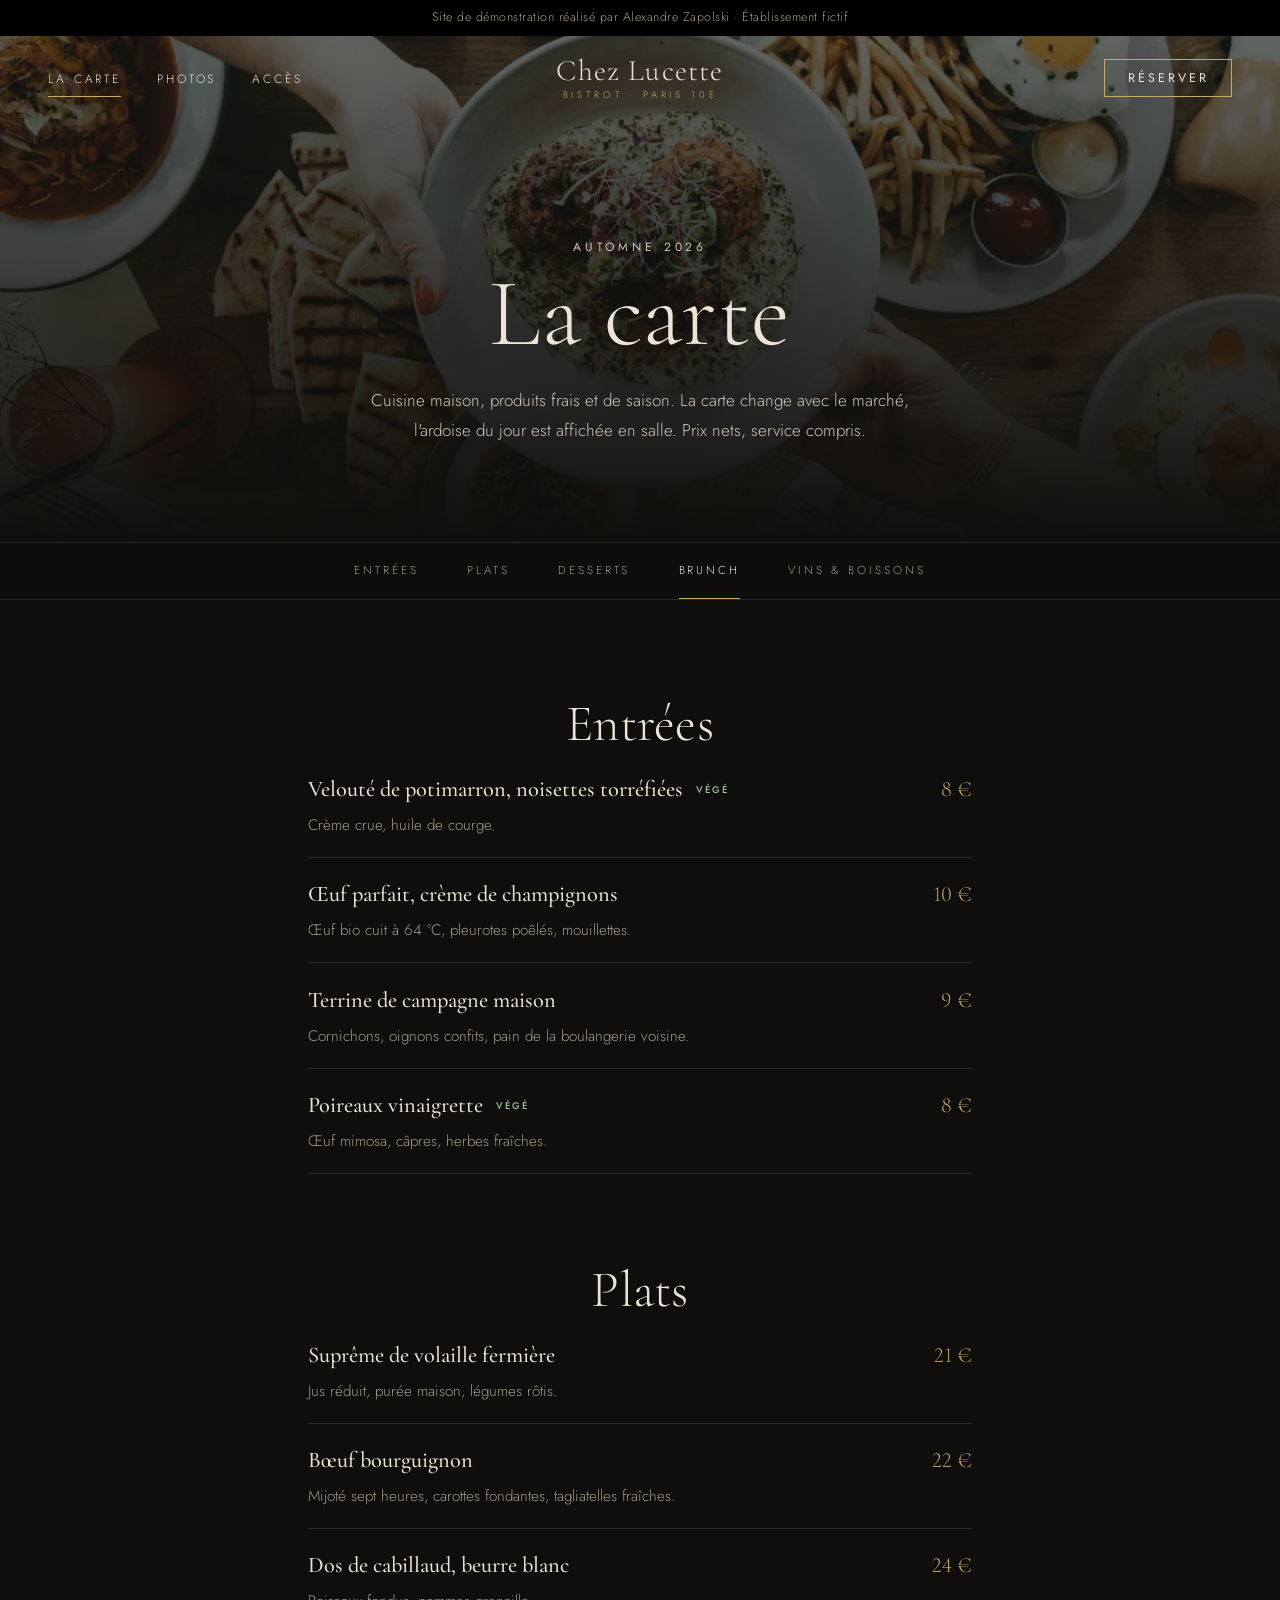
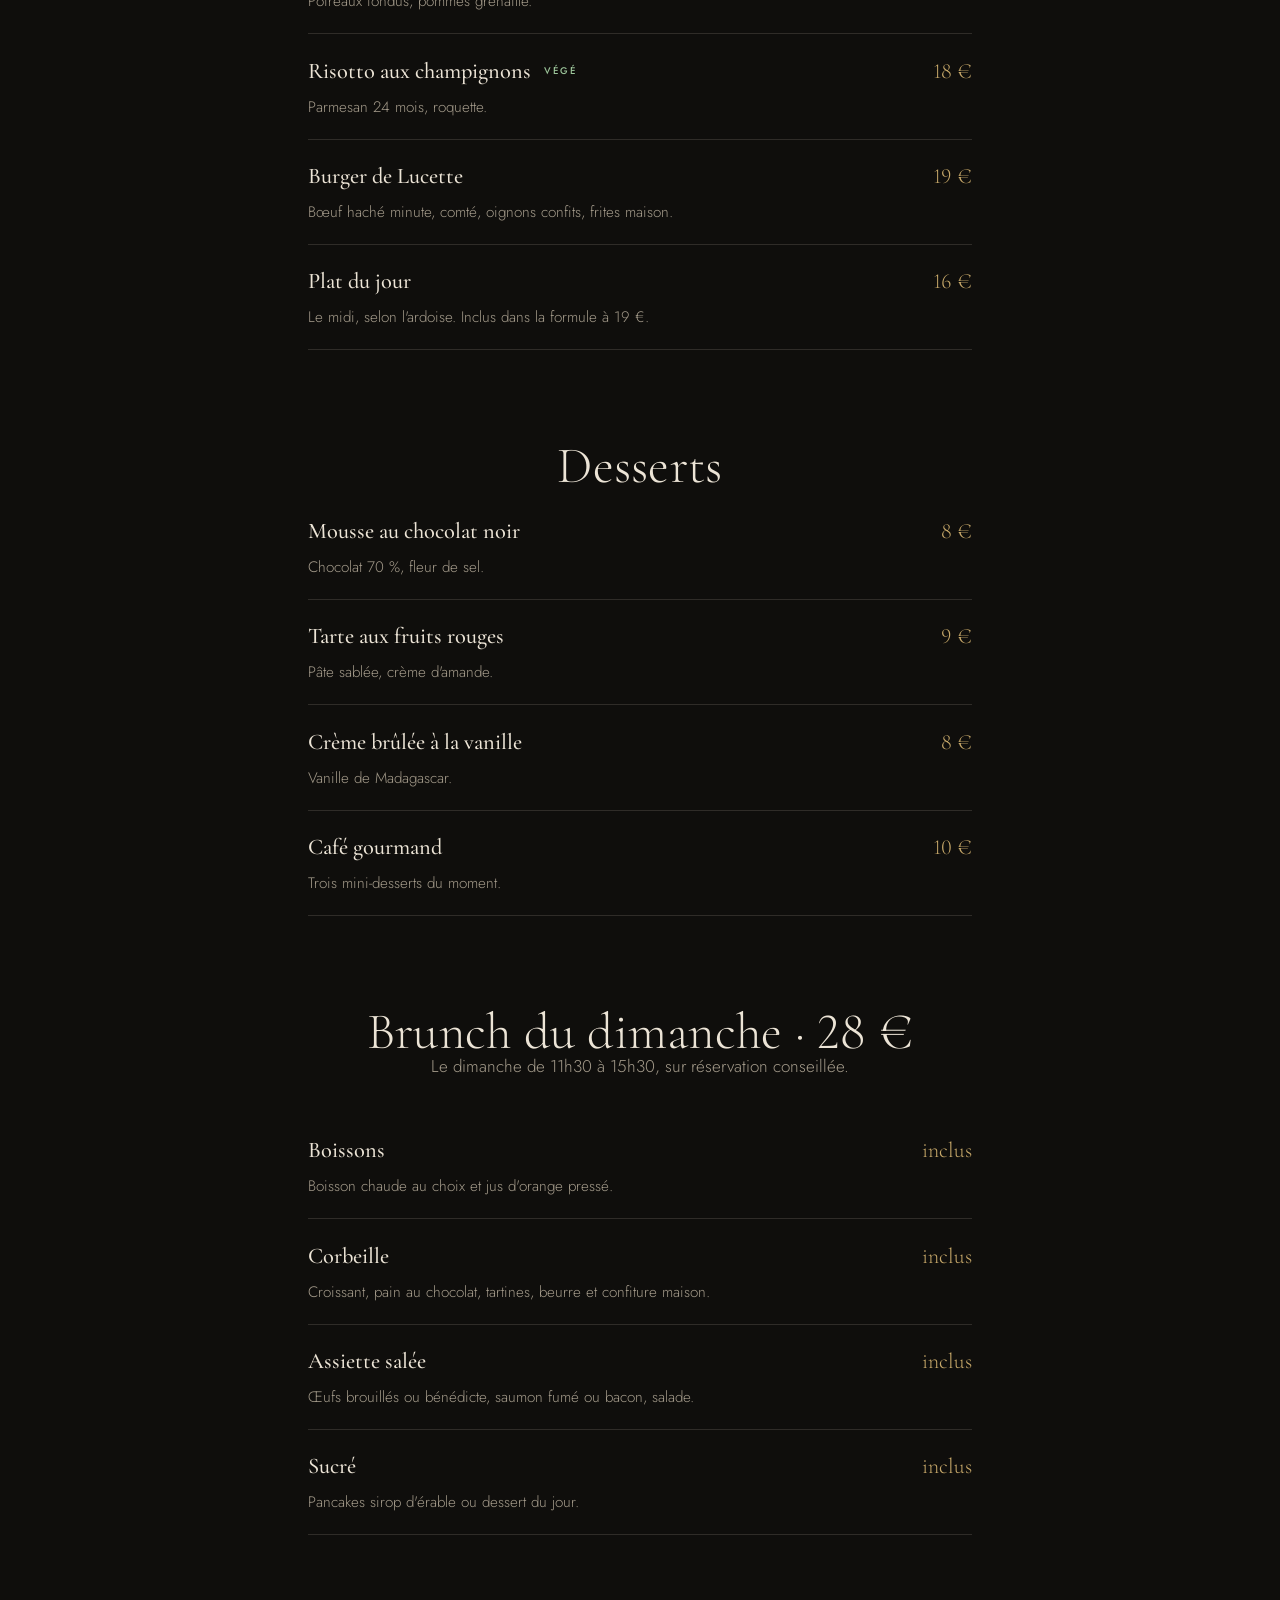
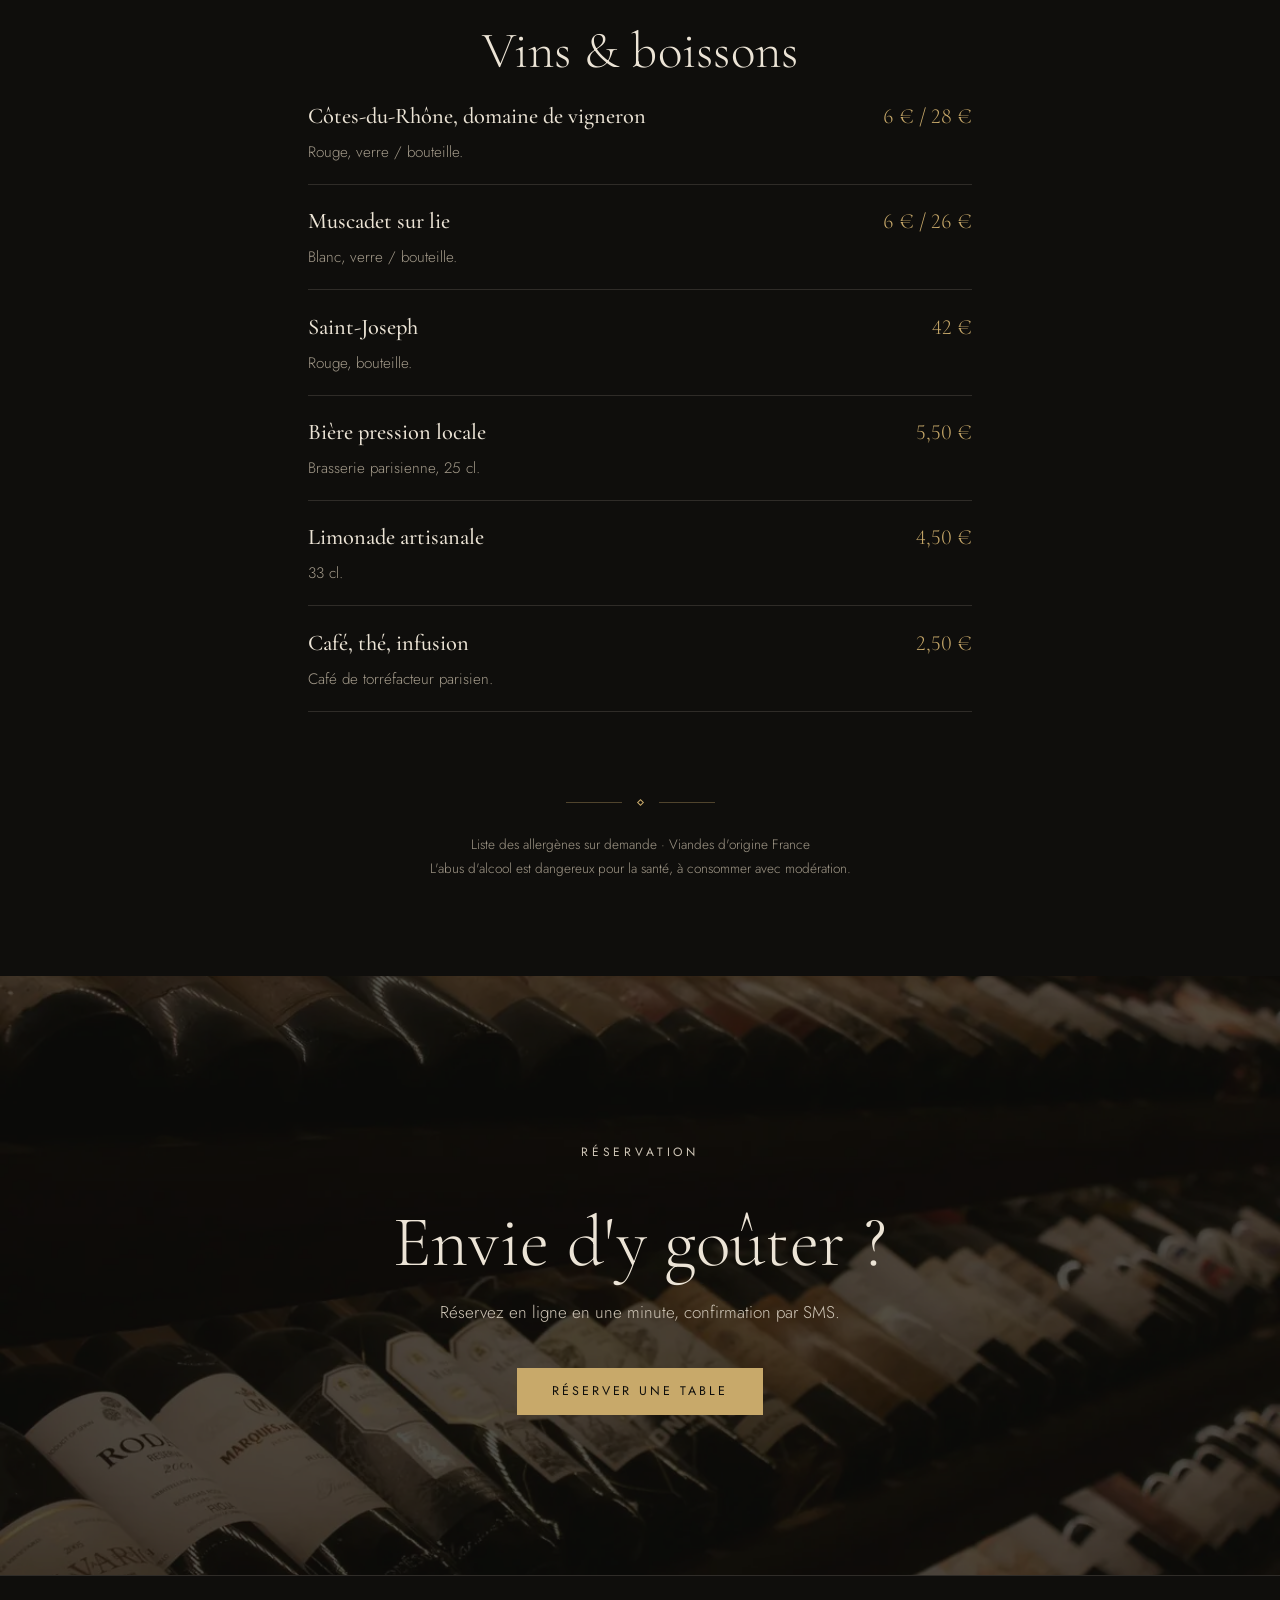
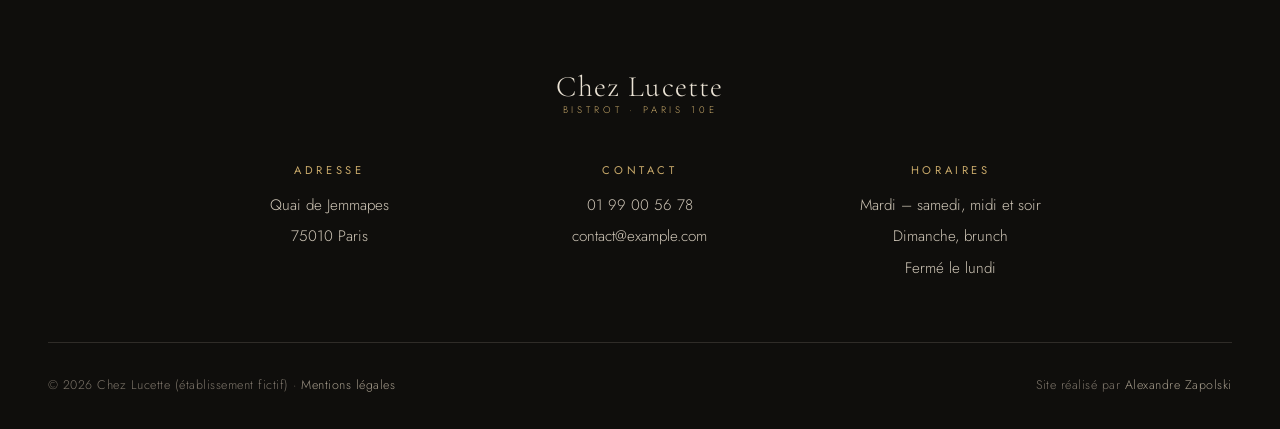
<file: carte.html>
<!DOCTYPE html>
<html lang="fr">
<head>
  <meta charset="UTF-8">
  <meta name="viewport" content="width=device-width, initial-scale=1">
  <title>La carte du bistrot Chez Lucette | Restaurant Paris 10e</title>
  <meta name="description" content="Carte de saison du bistrot Chez Lucette, Paris 10e : entrées, plats maison, desserts, brunch du dimanche et vins de vignerons. Prix et formules.">
  <link rel="canonical" href="https://skorpiozzz.github.io/chez-lucette/carte.html">
  <meta name="robots" content="noindex">
  <meta name="theme-color" content="#0f0e0c">
  <script>document.documentElement.classList.add("js");</script>
  <link rel="preload" href="fonts/cormorant-garamond-latin-300-normal.woff2" as="font" type="font/woff2" crossorigin>
  <link rel="preload" href="fonts/jost-latin-300-normal.woff2" as="font" type="font/woff2" crossorigin>
  <link rel="stylesheet" href="css/style.css">
  <link rel="icon" href="data:image/svg+xml,%3Csvg xmlns='http://www.w3.org/2000/svg' viewBox='0 0 32 32'%3E%3Crect width='32' height='32' fill='%230f0e0c'/%3E%3Ctext x='16' y='23' text-anchor='middle' font-family='Georgia,serif' font-size='20' fill='%23c8a96a'%3EL%3C/text%3E%3C/svg%3E">

</head>
<body>
  <a class="skip-link" href="#contenu">Aller au contenu</a>

  <header class="header">
    <p class="demo-banner">Site de démonstration réalisé par Alexandre Zapolski · Établissement fictif</p>
    <div class="container header__inner">
      <button class="menu-btn" type="button" aria-expanded="false" aria-controls="overlay">
        <span class="menu-btn__icon" aria-hidden="true"></span>
        <span class="menu-btn__label">Menu</span>
      </button>
      <nav class="header__nav" aria-label="Navigation principale">
        <ul>
          <li><a href="carte.html" aria-current="page">La carte</a></li>
          <li><a href="index.html#galerie">Photos</a></li>
          <li><a href="index.html#infos">Accès</a></li>
        </ul>
      </nav>
      <a class="logo" href="index.html" aria-label="Chez Lucette, accueil">
        <strong>Chez Lucette</strong>
        <small>Bistrot · Paris 10e</small>
      </a>
      <div class="header__end">
        <a class="btn btn--small header__book" href="reservation.html">Réserver</a>
      </div>
    </div>
  </header>

  <!-- navigation plein écran (mobile) -->
  <nav class="overlay" id="overlay" aria-label="Navigation mobile">
    <ul>
      <li><a href="index.html">Accueil</a></li>
      <li><a href="carte.html" aria-current="page">La carte</a></li>
      <li><a href="index.html#galerie">Photos</a></li>
      <li><a href="index.html#infos">Horaires &amp; accès</a></li>
      <li><a href="reservation.html">Réserver</a></li>
    </ul>
    <p>Quai de Jemmapes, Paris 10e · <a href="tel:+33199005678">01 99 00 56 78</a></p>
  </nav>

  <main id="contenu">
    <section class="page-hero">
      <img src="img/galerie-plat-1200.webp" srcset="img/galerie-plat.webp 800w, img/galerie-plat-1200.webp 1200w" sizes="100vw" width="1200" height="800" alt="">
      <p class="overline">Automne 2026</p>
      <h1>La carte</h1>
      <p>Cuisine maison, produits frais et de saison. La carte change avec le marché, l'ardoise du jour est affichée en salle. Prix nets, service compris.</p>
    </section>

    <nav class="tabs" aria-label="Rubriques de la carte">
      <ul>
        <li><a href="#entrees">Entrées</a></li>
        <li><a href="#plats">Plats</a></li>
        <li><a href="#desserts">Desserts</a></li>
        <li><a href="#brunch">Brunch</a></li>
        <li><a href="#boissons">Vins &amp; boissons</a></li>
      </ul>
    </nav>

    <div class="menu">
        <section class="menu-block" id="entrees" aria-labelledby="t-entrees">
          <h2 id="t-entrees">Entrées</h2>
          <ul class="dishes">
            <li class="dish"><div class="dish__line"><span class="dish__name">Velouté de potimarron, noisettes torréfiées <abbr class="veg" title="Végétarien">végé</abbr></span><span class="dish__price">8 €</span></div><p>Crème crue, huile de courge.</p></li>
            <li class="dish"><div class="dish__line"><span class="dish__name">Œuf parfait, crème de champignons</span><span class="dish__price">10 €</span></div><p>Œuf bio cuit à 64 °C, pleurotes poêlés, mouillettes.</p></li>
            <li class="dish"><div class="dish__line"><span class="dish__name">Terrine de campagne maison</span><span class="dish__price">9 €</span></div><p>Cornichons, oignons confits, pain de la boulangerie voisine.</p></li>
            <li class="dish"><div class="dish__line"><span class="dish__name">Poireaux vinaigrette <abbr class="veg" title="Végétarien">végé</abbr></span><span class="dish__price">8 €</span></div><p>Œuf mimosa, câpres, herbes fraîches.</p></li>
          </ul>
        </section>

        <section class="menu-block" id="plats" aria-labelledby="t-plats">
          <h2 id="t-plats">Plats</h2>
          <ul class="dishes">
            <li class="dish"><div class="dish__line"><span class="dish__name">Suprême de volaille fermière</span><span class="dish__price">21 €</span></div><p>Jus réduit, purée maison, légumes rôtis.</p></li>
            <li class="dish"><div class="dish__line"><span class="dish__name">Bœuf bourguignon</span><span class="dish__price">22 €</span></div><p>Mijoté sept heures, carottes fondantes, tagliatelles fraîches.</p></li>
            <li class="dish"><div class="dish__line"><span class="dish__name">Dos de cabillaud, beurre blanc</span><span class="dish__price">24 €</span></div><p>Poireaux fondus, pommes grenaille.</p></li>
            <li class="dish"><div class="dish__line"><span class="dish__name">Risotto aux champignons <abbr class="veg" title="Végétarien">végé</abbr></span><span class="dish__price">18 €</span></div><p>Parmesan 24 mois, roquette.</p></li>
            <li class="dish"><div class="dish__line"><span class="dish__name">Burger de Lucette</span><span class="dish__price">19 €</span></div><p>Bœuf haché minute, comté, oignons confits, frites maison.</p></li>
            <li class="dish"><div class="dish__line"><span class="dish__name">Plat du jour</span><span class="dish__price">16 €</span></div><p>Le midi, selon l'ardoise. Inclus dans la formule à 19 €.</p></li>
          </ul>
        </section>

        <section class="menu-block" id="desserts" aria-labelledby="t-desserts">
          <h2 id="t-desserts">Desserts</h2>
          <ul class="dishes">
            <li class="dish"><div class="dish__line"><span class="dish__name">Mousse au chocolat noir</span><span class="dish__price">8 €</span></div><p>Chocolat 70 %, fleur de sel.</p></li>
            <li class="dish"><div class="dish__line"><span class="dish__name">Tarte aux fruits rouges</span><span class="dish__price">9 €</span></div><p>Pâte sablée, crème d'amande.</p></li>
            <li class="dish"><div class="dish__line"><span class="dish__name">Crème brûlée à la vanille</span><span class="dish__price">8 €</span></div><p>Vanille de Madagascar.</p></li>
            <li class="dish"><div class="dish__line"><span class="dish__name">Café gourmand</span><span class="dish__price">10 €</span></div><p>Trois mini-desserts du moment.</p></li>
          </ul>
        </section>

        <section class="menu-block" id="brunch" aria-labelledby="t-brunch">
          <h2 id="t-brunch">Brunch du dimanche · 28 €</h2>
          <p class="menu-block__intro">Le dimanche de 11h30 à 15h30, sur réservation conseillée.</p>
          <ul class="dishes">
            <li class="dish"><div class="dish__line"><span class="dish__name">Boissons</span><span class="dish__price">inclus</span></div><p>Boisson chaude au choix et jus d'orange pressé.</p></li>
            <li class="dish"><div class="dish__line"><span class="dish__name">Corbeille</span><span class="dish__price">inclus</span></div><p>Croissant, pain au chocolat, tartines, beurre et confiture maison.</p></li>
            <li class="dish"><div class="dish__line"><span class="dish__name">Assiette salée</span><span class="dish__price">inclus</span></div><p>Œufs brouillés ou bénédicte, saumon fumé ou bacon, salade.</p></li>
            <li class="dish"><div class="dish__line"><span class="dish__name">Sucré</span><span class="dish__price">inclus</span></div><p>Pancakes sirop d'érable ou dessert du jour.</p></li>
          </ul>
        </section>

        <section class="menu-block" id="boissons" aria-labelledby="t-boissons">
          <h2 id="t-boissons">Vins &amp; boissons</h2>
          <ul class="dishes">
            <li class="dish"><div class="dish__line"><span class="dish__name">Côtes-du-Rhône, domaine de vigneron</span><span class="dish__price">6 € / 28 €</span></div><p>Rouge, verre / bouteille.</p></li>
            <li class="dish"><div class="dish__line"><span class="dish__name">Muscadet sur lie</span><span class="dish__price">6 € / 26 €</span></div><p>Blanc, verre / bouteille.</p></li>
            <li class="dish"><div class="dish__line"><span class="dish__name">Saint-Joseph</span><span class="dish__price">42 €</span></div><p>Rouge, bouteille.</p></li>
            <li class="dish"><div class="dish__line"><span class="dish__name">Bière pression locale</span><span class="dish__price">5,50 €</span></div><p>Brasserie parisienne, 25 cl.</p></li>
            <li class="dish"><div class="dish__line"><span class="dish__name">Limonade artisanale</span><span class="dish__price">4,50 €</span></div><p>33 cl.</p></li>
            <li class="dish"><div class="dish__line"><span class="dish__name">Café, thé, infusion</span><span class="dish__price">2,50 €</span></div><p>Café de torréfacteur parisien.</p></li>
          </ul>
        </section>

      <div class="ornament" aria-hidden="true"><span></span></div>
      <p class="menu-foot">Liste des allergènes sur demande · Viandes d'origine France<br>L'abus d'alcool est dangereux pour la santé, à consommer avec modération.</p>
    </div>

    <section class="reserve-band">
      <img src="img/galerie-vins-1200.webp" srcset="img/galerie-vins.webp 800w, img/galerie-vins-1200.webp 1200w" sizes="100vw" width="1200" height="800" loading="lazy" alt="">
      <div class="container">
        <p class="overline">Réservation</p>
        <h2>Envie d'y goûter&nbsp;?</h2>
        <p>Réservez en ligne en une minute, confirmation par SMS.</p>
        <a class="btn btn--solid" href="reservation.html">Réserver une table</a>
      </div>
    </section>
  </main>

  <footer class="footer">
    <div class="container">
      <a class="logo" href="index.html" aria-label="Chez Lucette, accueil">
        <strong>Chez Lucette</strong>
        <small>Bistrot · Paris 10e</small>
      </a>
      <div class="footer__cols">
        <div>
          <h2>Adresse</h2>
          <ul>
            <li>Quai de Jemmapes</li>
            <li>75010 Paris</li>
          </ul>
        </div>
        <div>
          <h2>Contact</h2>
          <ul>
            <li><a href="tel:+33199005678">01 99 00 56 78</a></li>
            <li><a href="mailto:contact@example.com">contact@example.com</a></li>
          </ul>
        </div>
        <div>
          <h2>Horaires</h2>
          <ul>
            <li>Mardi – samedi, midi et soir</li>
            <li>Dimanche, brunch</li>
            <li>Fermé le lundi</li>
          </ul>
        </div>
      </div>
      <div class="footer__bottom">
        <span>© <span data-year>2026</span> Chez Lucette (établissement fictif) · <a href="mentions-legales.html">Mentions légales</a></span>
        <span>Site réalisé par <a href="https://www.malt.fr/profile/alexandrezapolski">Alexandre Zapolski</a></span>
      </div>
    </div>
  </footer>

  <!-- barre d'action fixe sur mobile -->
  <div class="mobile-bar">
    <a href="tel:+33199005678">Appeler</a>
    <a href="reservation.html">Réserver</a>
  </div>

  <script src="js/main.js" defer></script>
</body>
</html>
</file>
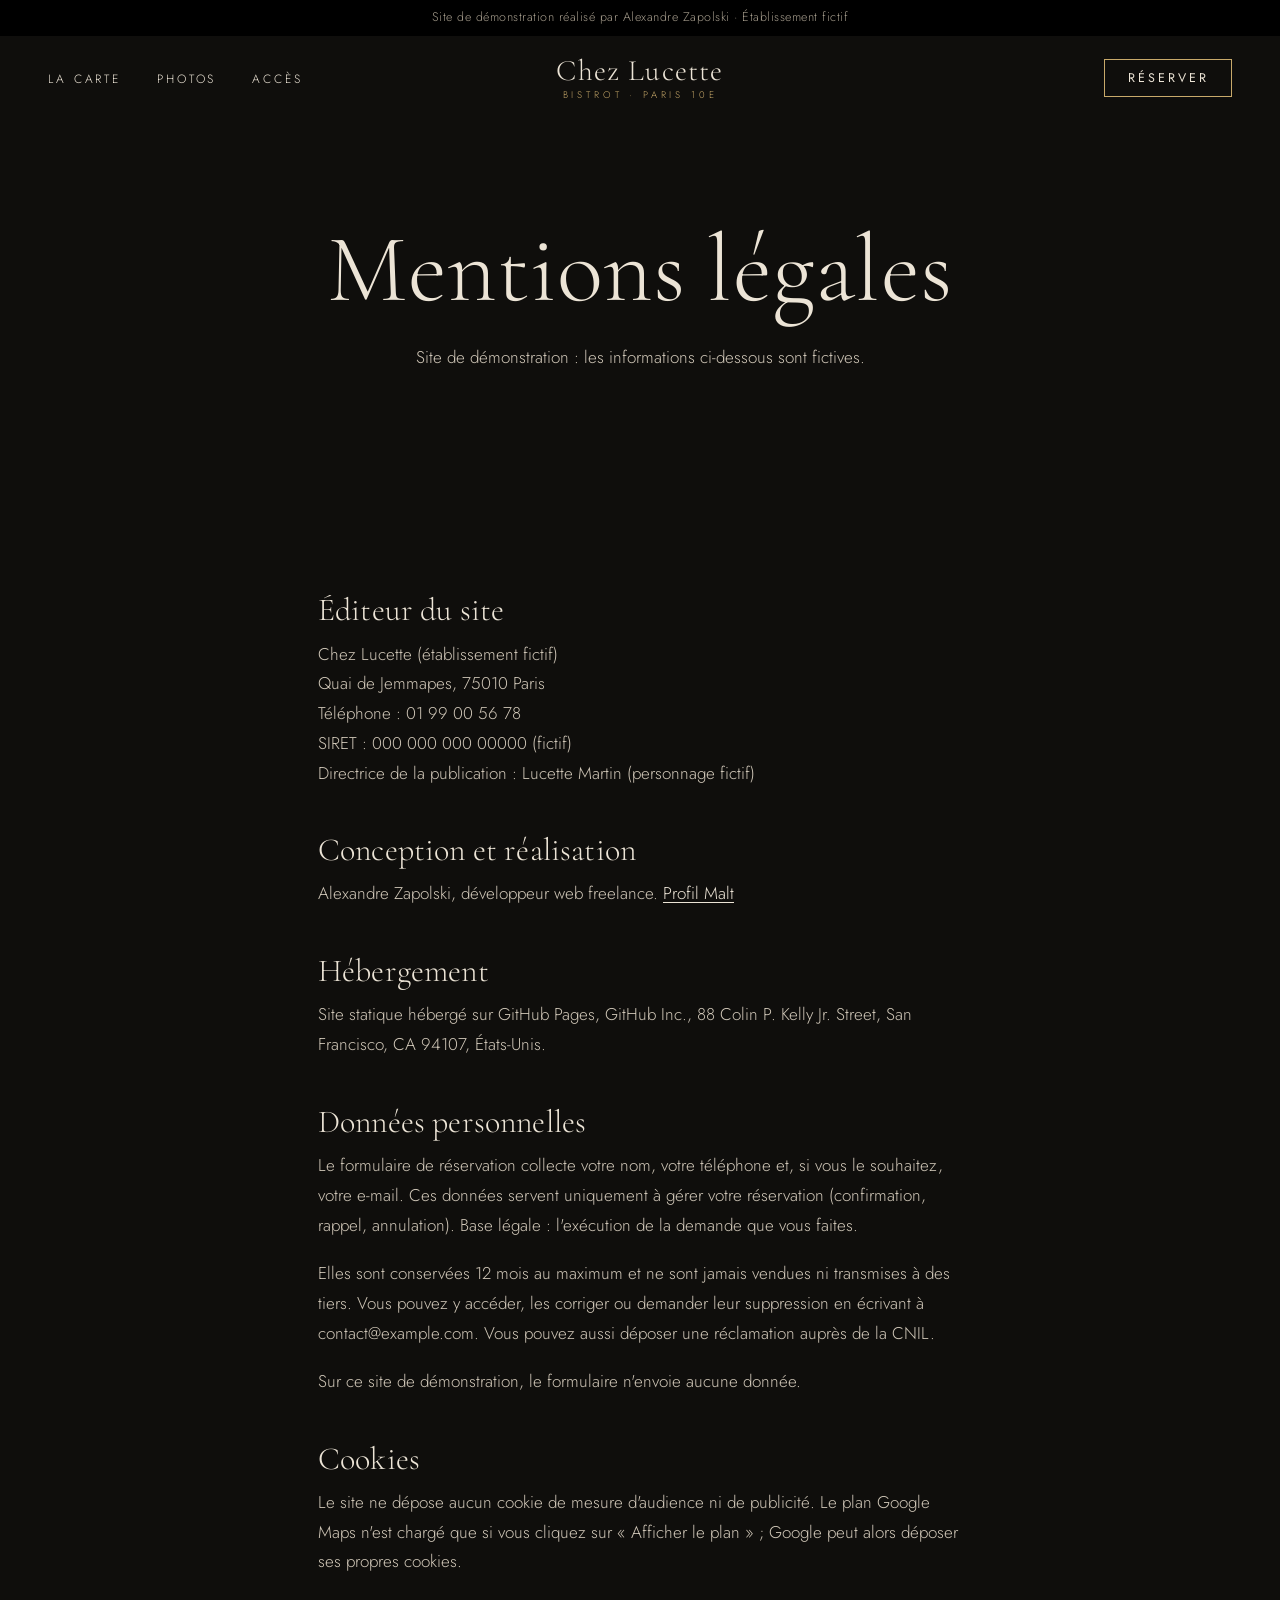
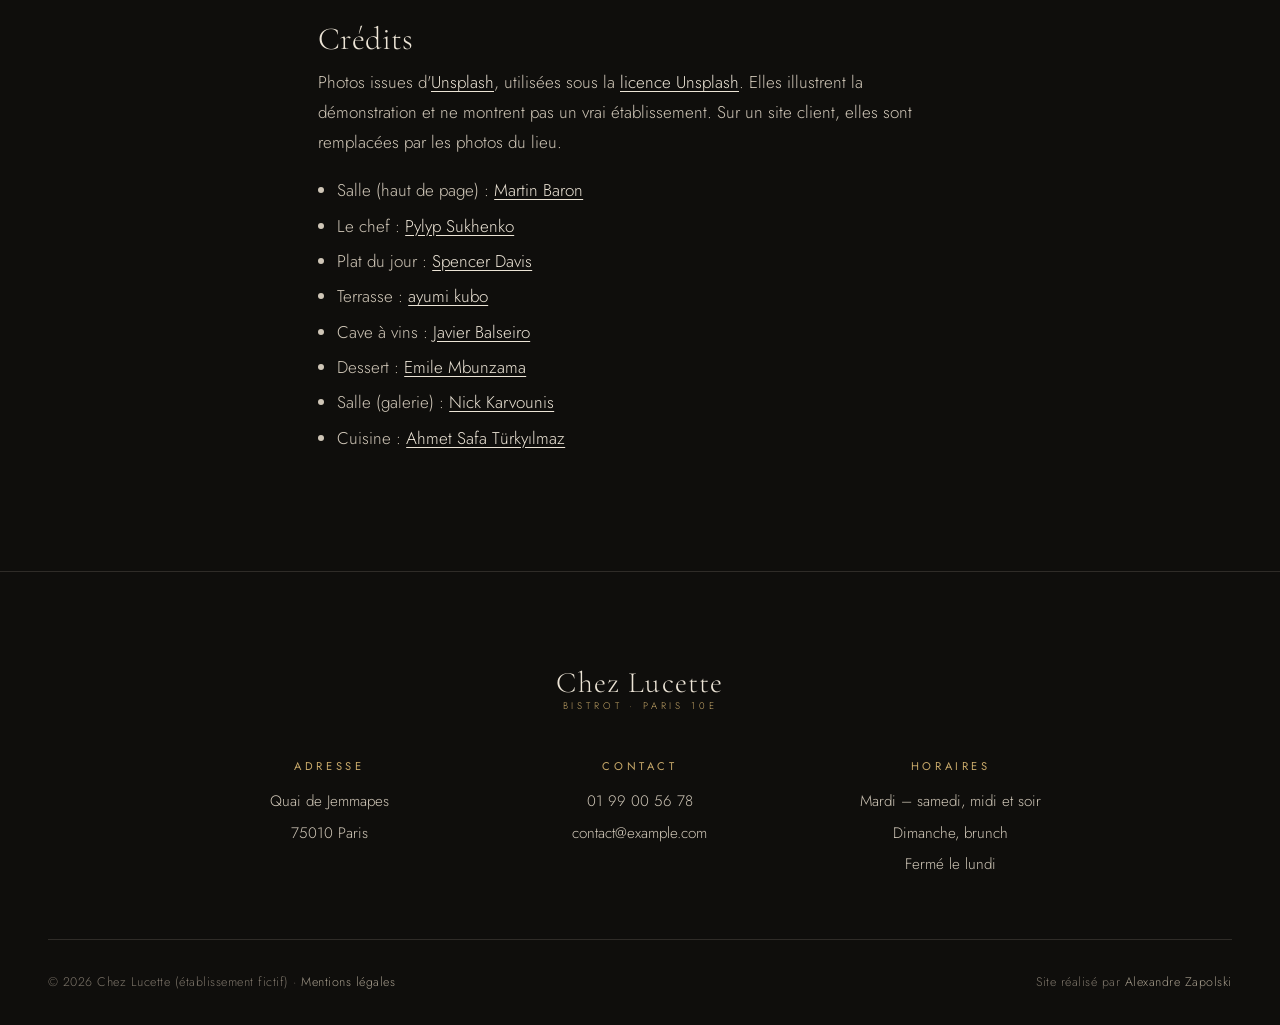
<file: mentions-legales.html>
<!DOCTYPE html>
<html lang="fr">
<head>
  <meta charset="UTF-8">
  <meta name="viewport" content="width=device-width, initial-scale=1">
  <title>Mentions légales | Chez Lucette</title>
  <meta name="description" content="Mentions légales et politique de données personnelles du site Chez Lucette.">
  <link rel="canonical" href="https://skorpiozzz.github.io/chez-lucette/mentions-legales.html">
  <meta name="robots" content="noindex">
  <meta name="theme-color" content="#0f0e0c">
  <script>document.documentElement.classList.add("js");</script>
  <link rel="preload" href="fonts/cormorant-garamond-latin-300-normal.woff2" as="font" type="font/woff2" crossorigin>
  <link rel="preload" href="fonts/jost-latin-300-normal.woff2" as="font" type="font/woff2" crossorigin>
  <link rel="stylesheet" href="css/style.css">
  <link rel="icon" href="data:image/svg+xml,%3Csvg xmlns='http://www.w3.org/2000/svg' viewBox='0 0 32 32'%3E%3Crect width='32' height='32' fill='%230f0e0c'/%3E%3Ctext x='16' y='23' text-anchor='middle' font-family='Georgia,serif' font-size='20' fill='%23c8a96a'%3EL%3C/text%3E%3C/svg%3E">

</head>
<body>
  <a class="skip-link" href="#contenu">Aller au contenu</a>

  <header class="header">
    <p class="demo-banner">Site de démonstration réalisé par Alexandre Zapolski · Établissement fictif</p>
    <div class="container header__inner">
      <button class="menu-btn" type="button" aria-expanded="false" aria-controls="overlay">
        <span class="menu-btn__icon" aria-hidden="true"></span>
        <span class="menu-btn__label">Menu</span>
      </button>
      <nav class="header__nav" aria-label="Navigation principale">
        <ul>
          <li><a href="carte.html">La carte</a></li>
          <li><a href="index.html#galerie">Photos</a></li>
          <li><a href="index.html#infos">Accès</a></li>
        </ul>
      </nav>
      <a class="logo" href="index.html" aria-label="Chez Lucette, accueil">
        <strong>Chez Lucette</strong>
        <small>Bistrot · Paris 10e</small>
      </a>
      <div class="header__end">
        <a class="btn btn--small header__book" href="reservation.html">Réserver</a>
      </div>
    </div>
  </header>

  <!-- navigation plein écran (mobile) -->
  <nav class="overlay" id="overlay" aria-label="Navigation mobile">
    <ul>
      <li><a href="index.html">Accueil</a></li>
      <li><a href="carte.html">La carte</a></li>
      <li><a href="index.html#galerie">Photos</a></li>
      <li><a href="index.html#infos">Horaires &amp; accès</a></li>
      <li><a href="reservation.html">Réserver</a></li>
    </ul>
    <p>Quai de Jemmapes, Paris 10e · <a href="tel:+33199005678">01 99 00 56 78</a></p>
  </nav>

  <main id="contenu">
    <section class="page-hero">
      <h1>Mentions légales</h1>
      <p>Site de démonstration : les informations ci-dessous sont fictives.</p>
    </section>

    <div class="legal">
        <h2>Éditeur du site</h2>
        <p>Chez Lucette (établissement fictif)<br>Quai de Jemmapes, 75010 Paris<br>Téléphone : 01 99 00 56 78<br>SIRET : 000 000 000 00000 (fictif)<br>Directrice de la publication : Lucette Martin (personnage fictif)</p>

        <h2>Conception et réalisation</h2>
        <p>Alexandre Zapolski, développeur web freelance. <a href="https://www.malt.fr/profile/alexandrezapolski">Profil Malt</a></p>

        <h2>Hébergement</h2>
        <p>Site statique hébergé sur GitHub Pages, GitHub Inc., 88 Colin P. Kelly Jr. Street, San Francisco, CA 94107, États-Unis.</p>

        <h2 id="donnees">Données personnelles</h2>
        <p>Le formulaire de réservation collecte votre nom, votre téléphone et, si vous le souhaitez, votre e-mail. Ces données servent uniquement à gérer votre réservation (confirmation, rappel, annulation). Base légale : l'exécution de la demande que vous faites.</p>
        <p>Elles sont conservées 12 mois au maximum et ne sont jamais vendues ni transmises à des tiers. Vous pouvez y accéder, les corriger ou demander leur suppression en écrivant à contact@example.com. Vous pouvez aussi déposer une réclamation auprès de la CNIL.</p>
        <p>Sur ce site de démonstration, le formulaire n'envoie aucune donnée.</p>

        <h2>Cookies</h2>
        <p>Le site ne dépose aucun cookie de mesure d'audience ni de publicité. Le plan Google Maps n'est chargé que si vous cliquez sur « Afficher le plan » ; Google peut alors déposer ses propres cookies.</p>

        <h2>Crédits</h2>
        <p>Photos issues d'<a href="https://unsplash.com" rel="noopener">Unsplash</a>, utilisées sous la <a href="https://unsplash.com/license" rel="noopener">licence Unsplash</a>. Elles illustrent la démonstration et ne montrent pas un vrai établissement. Sur un site client, elles sont remplacées par les photos du lieu.</p>
        <ul class="legal__credits">
          <li>Salle (haut de page) : <a href="https://unsplash.com/photos/AzsTi2sleZY" rel="noopener">Martin Baron</a></li>
          <li>Le chef : <a href="https://unsplash.com/photos/y-XZf_TNRms" rel="noopener">Pylyp Sukhenko</a></li>
          <li>Plat du jour : <a href="https://unsplash.com/photos/W_GSHCi0cR8" rel="noopener">Spencer Davis</a></li>
          <li>Terrasse : <a href="https://unsplash.com/photos/h-wj-v9FZjM" rel="noopener">ayumi kubo</a></li>
          <li>Cave à vins : <a href="https://unsplash.com/photos/jDU4yYk5Kgs" rel="noopener">Javier Balseiro</a></li>
          <li>Dessert : <a href="https://unsplash.com/photos/cLpdEA23Z44" rel="noopener">Emile Mbunzama</a></li>
          <li>Salle (galerie) : <a href="https://unsplash.com/photos/Ciqxn7FE4vE" rel="noopener">Nick Karvounis</a></li>
          <li>Cuisine : <a href="https://unsplash.com/photos/F9v4iq0RDZ0" rel="noopener">Ahmet Safa Türkyılmaz</a></li>
        </ul>
      </div>
  </main>

  <footer class="footer">
    <div class="container">
      <a class="logo" href="index.html" aria-label="Chez Lucette, accueil">
        <strong>Chez Lucette</strong>
        <small>Bistrot · Paris 10e</small>
      </a>
      <div class="footer__cols">
        <div>
          <h2>Adresse</h2>
          <ul>
            <li>Quai de Jemmapes</li>
            <li>75010 Paris</li>
          </ul>
        </div>
        <div>
          <h2>Contact</h2>
          <ul>
            <li><a href="tel:+33199005678">01 99 00 56 78</a></li>
            <li><a href="mailto:contact@example.com">contact@example.com</a></li>
          </ul>
        </div>
        <div>
          <h2>Horaires</h2>
          <ul>
            <li>Mardi – samedi, midi et soir</li>
            <li>Dimanche, brunch</li>
            <li>Fermé le lundi</li>
          </ul>
        </div>
      </div>
      <div class="footer__bottom">
        <span>© <span data-year>2026</span> Chez Lucette (établissement fictif) · <a href="mentions-legales.html">Mentions légales</a></span>
        <span>Site réalisé par <a href="https://www.malt.fr/profile/alexandrezapolski">Alexandre Zapolski</a></span>
      </div>
    </div>
  </footer>

  <!-- barre d'action fixe sur mobile -->
  <div class="mobile-bar">
    <a href="tel:+33199005678">Appeler</a>
    <a href="reservation.html">Réserver</a>
  </div>

  <script src="js/main.js" defer></script>
</body>
</html>
</file>
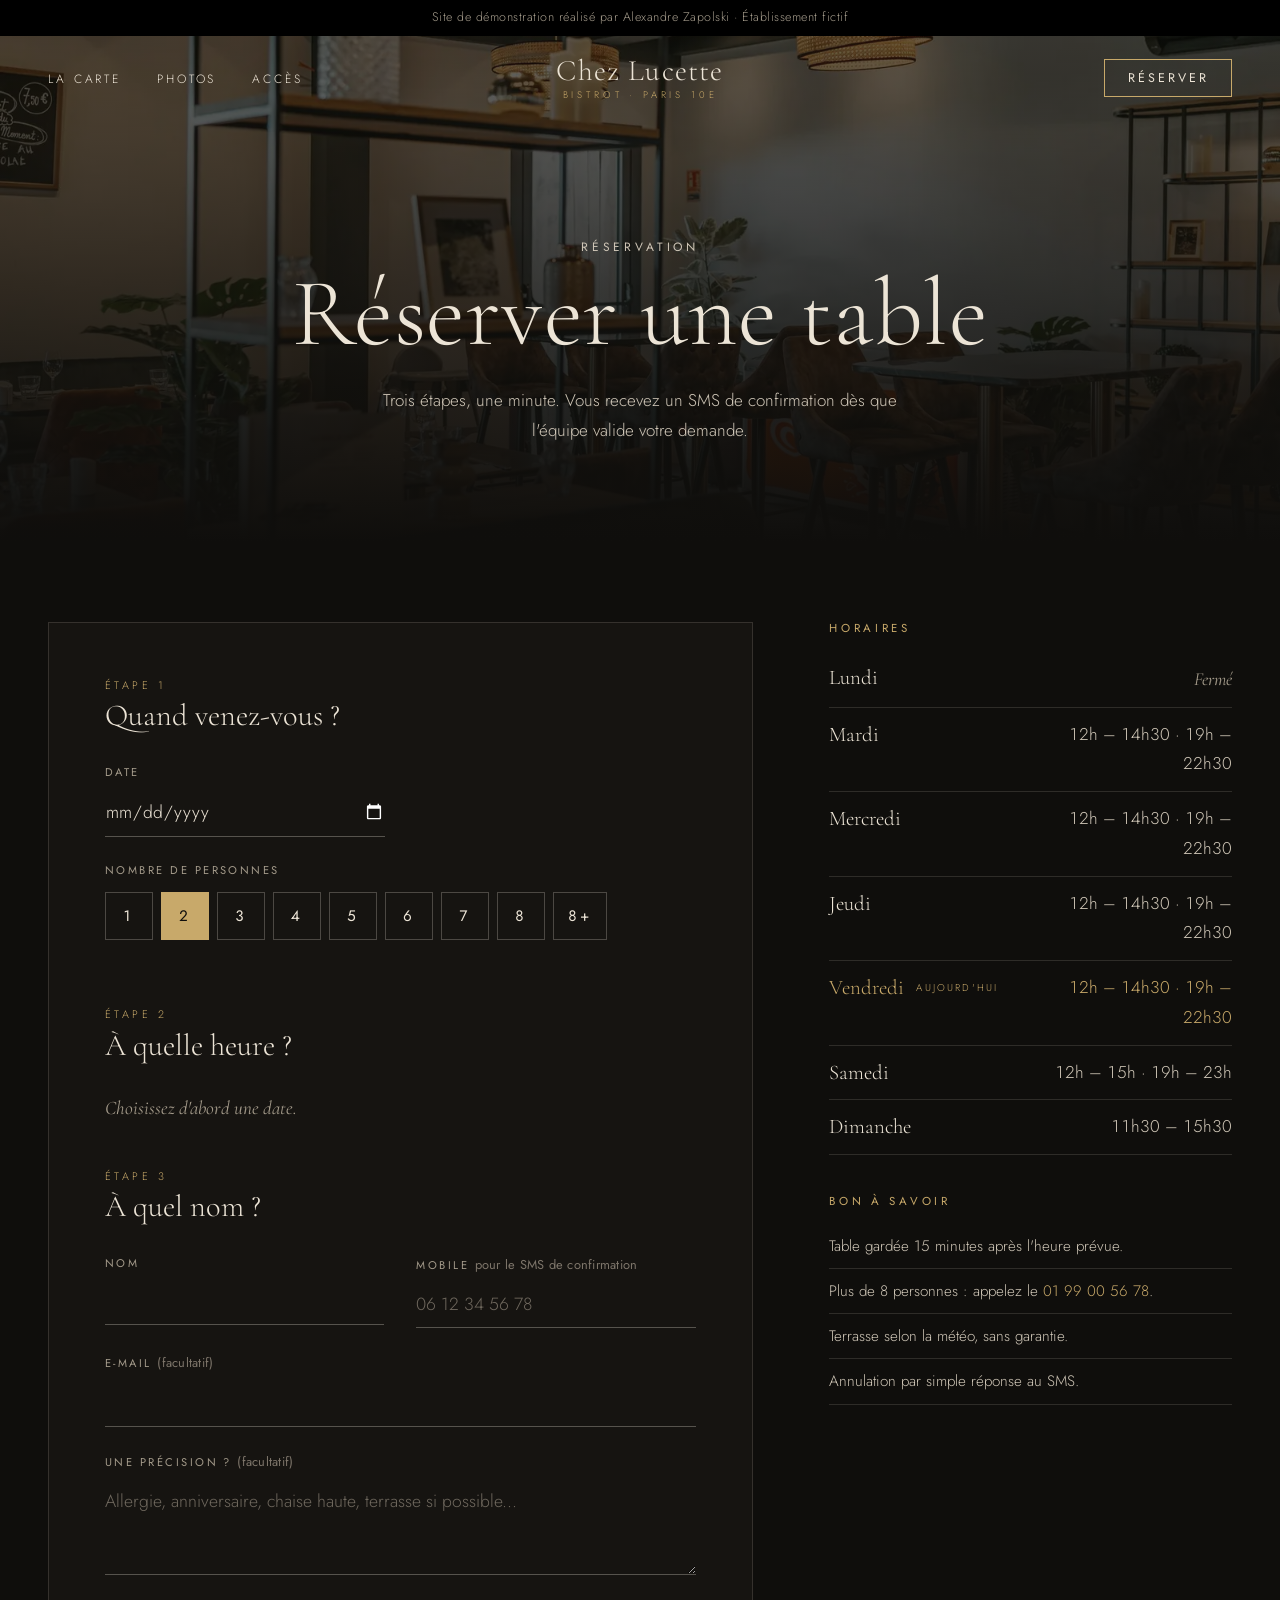
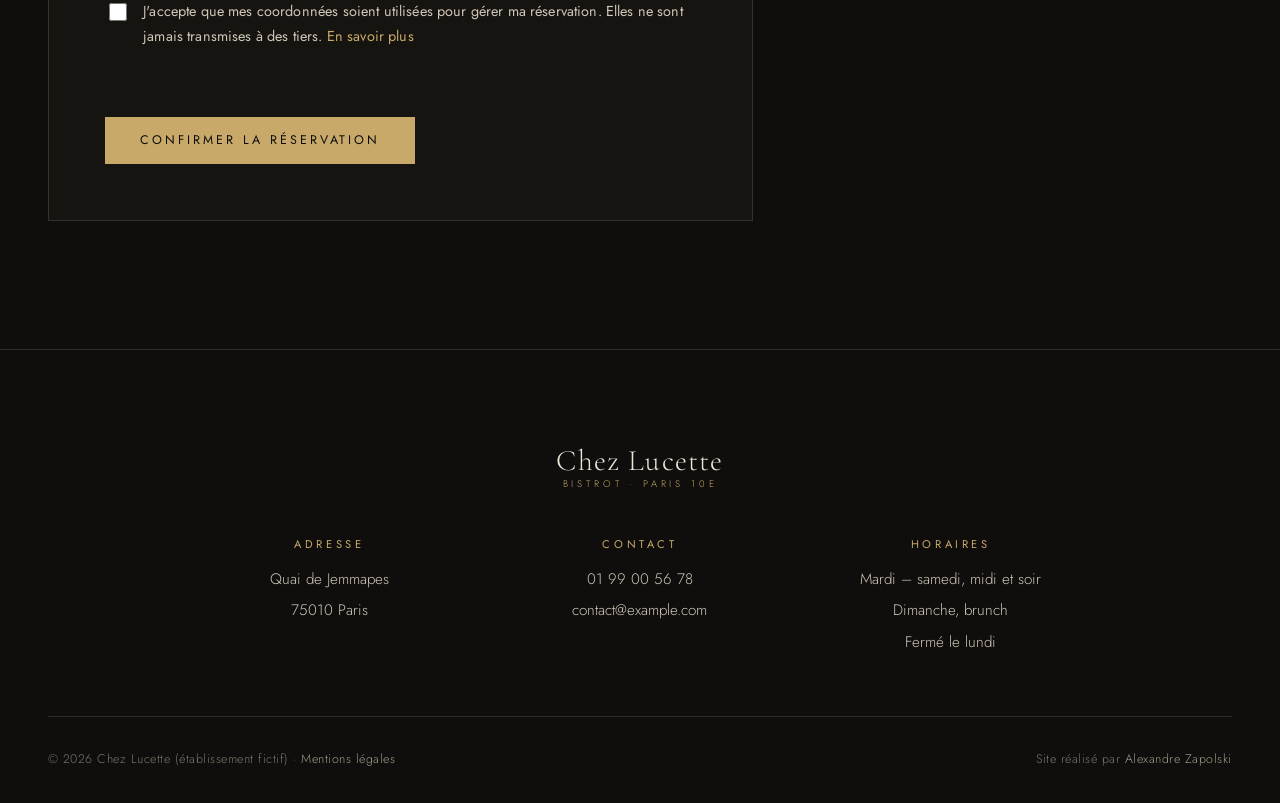
<file: reservation.html>
<!DOCTYPE html>
<html lang="fr">
<head>
  <meta charset="UTF-8">
  <meta name="viewport" content="width=device-width, initial-scale=1">
  <title>Réserver une table | Chez Lucette, bistrot Paris 10e</title>
  <meta name="description" content="Réservez votre table en ligne au bistrot Chez Lucette, canal Saint-Martin, Paris 10e. Choisissez votre créneau, confirmation par SMS.">
  <link rel="canonical" href="https://skorpiozzz.github.io/chez-lucette/reservation.html">
  <meta name="robots" content="noindex">
  <meta name="theme-color" content="#0f0e0c">
  <script>document.documentElement.classList.add("js");</script>
  <link rel="preload" href="fonts/cormorant-garamond-latin-300-normal.woff2" as="font" type="font/woff2" crossorigin>
  <link rel="preload" href="fonts/jost-latin-300-normal.woff2" as="font" type="font/woff2" crossorigin>
  <link rel="stylesheet" href="css/style.css">
  <link rel="icon" href="data:image/svg+xml,%3Csvg xmlns='http://www.w3.org/2000/svg' viewBox='0 0 32 32'%3E%3Crect width='32' height='32' fill='%230f0e0c'/%3E%3Ctext x='16' y='23' text-anchor='middle' font-family='Georgia,serif' font-size='20' fill='%23c8a96a'%3EL%3C/text%3E%3C/svg%3E">

</head>
<body>
  <a class="skip-link" href="#contenu">Aller au contenu</a>

  <header class="header">
    <p class="demo-banner">Site de démonstration réalisé par Alexandre Zapolski · Établissement fictif</p>
    <div class="container header__inner">
      <button class="menu-btn" type="button" aria-expanded="false" aria-controls="overlay">
        <span class="menu-btn__icon" aria-hidden="true"></span>
        <span class="menu-btn__label">Menu</span>
      </button>
      <nav class="header__nav" aria-label="Navigation principale">
        <ul>
          <li><a href="carte.html">La carte</a></li>
          <li><a href="index.html#galerie">Photos</a></li>
          <li><a href="index.html#infos">Accès</a></li>
        </ul>
      </nav>
      <a class="logo" href="index.html" aria-label="Chez Lucette, accueil">
        <strong>Chez Lucette</strong>
        <small>Bistrot · Paris 10e</small>
      </a>
      <div class="header__end">
        <a class="btn btn--small header__book" href="reservation.html">Réserver</a>
      </div>
    </div>
  </header>

  <!-- navigation plein écran (mobile) -->
  <nav class="overlay" id="overlay" aria-label="Navigation mobile">
    <ul>
      <li><a href="index.html">Accueil</a></li>
      <li><a href="carte.html">La carte</a></li>
      <li><a href="index.html#galerie">Photos</a></li>
      <li><a href="index.html#infos">Horaires &amp; accès</a></li>
      <li><a href="reservation.html" aria-current="page">Réserver</a></li>
    </ul>
    <p>Quai de Jemmapes, Paris 10e · <a href="tel:+33199005678">01 99 00 56 78</a></p>
  </nav>

  <main id="contenu">
    <section class="page-hero">
      <img src="img/hero-salle.webp" srcset="img/hero-salle-800.webp 800w, img/hero-salle.webp 1600w" sizes="100vw" width="1600" height="1066" alt="">
      <p class="overline">Réservation</p>
      <h1>Réserver une table</h1>
      <p>Trois étapes, une minute. Vous recevez un SMS de confirmation dès que l'équipe valide votre demande.</p>
    </section>

    <div class="container booking">
      <div class="booking__form">
        <!-- action vide en démo : rien n'est envoyé. Pour un client, renseigner l'URL d'un service (Formspree, Web3Forms) ou d'un outil de réservation. -->
        <form id="booking-form" action="" method="post" novalidate>
          <fieldset class="step">
            <legend><span>Étape 1</span>Quand venez-vous ?</legend>
            <div class="field">
              <label for="date">Date</label>
              <input id="date" name="date" type="date" required aria-describedby="date-error">
              <p class="field__error" id="date-error" aria-live="polite"></p>
            </div>
            <div class="field" role="group" aria-labelledby="guests-label" aria-describedby="guests-error">
              <span class="label" id="guests-label">Nombre de personnes</span>
              <div class="chips">
                <label class="chip"><input type="radio" name="guests" value="1"><span>1</span></label>
                <label class="chip"><input type="radio" name="guests" value="2" checked><span>2</span></label>
                <label class="chip"><input type="radio" name="guests" value="3"><span>3</span></label>
                <label class="chip"><input type="radio" name="guests" value="4"><span>4</span></label>
                <label class="chip"><input type="radio" name="guests" value="5"><span>5</span></label>
                <label class="chip"><input type="radio" name="guests" value="6"><span>6</span></label>
                <label class="chip"><input type="radio" name="guests" value="7"><span>7</span></label>
                <label class="chip"><input type="radio" name="guests" value="8"><span>8</span></label>
                <label class="chip"><input type="radio" name="guests" value="more"><span>8+</span></label>
              </div>
              <p class="field__error" id="guests-error" aria-live="polite"></p>
            </div>
          </fieldset>

          <fieldset class="step field" aria-describedby="time-error">
            <legend><span>Étape 2</span>À quelle heure ?</legend>
            <div data-slots>
              <p class="slots__empty">Choisissez d'abord une date.</p>
            </div>
            <p class="field__error" id="time-error" aria-live="polite"></p>
          </fieldset>

          <fieldset class="step">
            <legend><span>Étape 3</span>À quel nom ?</legend>
            <div class="row">
              <div class="field">
                <label for="name">Nom</label>
                <input id="name" name="name" type="text" autocomplete="name" required aria-describedby="name-error">
                <p class="field__error" id="name-error" aria-live="polite"></p>
              </div>
              <div class="field">
                <label for="phone">Mobile <span class="hint">pour le SMS de confirmation</span></label>
                <input id="phone" name="phone" type="tel" autocomplete="tel" inputmode="tel" placeholder="06 12 34 56 78" required aria-describedby="phone-error">
                <p class="field__error" id="phone-error" aria-live="polite"></p>
              </div>
            </div>
            <div class="field">
              <label for="email">E-mail <span class="hint">(facultatif)</span></label>
              <input id="email" name="email" type="email" autocomplete="email" aria-describedby="email-error">
              <p class="field__error" id="email-error" aria-live="polite"></p>
            </div>
            <div class="field">
              <label for="notes">Une précision ? <span class="hint">(facultatif)</span></label>
              <textarea id="notes" name="notes" placeholder="Allergie, anniversaire, chaise haute, terrasse si possible..."></textarea>
            </div>

            <!-- champ piège pour les robots -->
            <div class="hp" aria-hidden="true">
              <label for="website">Ne pas remplir</label>
              <input id="website" name="website" type="text" tabindex="-1" autocomplete="off">
            </div>

            <div class="field">
              <label class="checkbox">
                <input id="consent" name="consent" type="checkbox" required aria-describedby="consent-error">
                <span>J'accepte que mes coordonnées soient utilisées pour gérer ma réservation. Elles ne sont jamais transmises à des tiers. <a href="mentions-legales.html#donnees">En savoir plus</a></span>
              </label>
              <p class="field__error" id="consent-error" aria-live="polite"></p>
            </div>
          </fieldset>

          <button class="btn btn--solid" type="submit">Confirmer la réservation</button>
          <p class="form-status" role="status" aria-live="polite"></p>
        </form>
      </div>

      <aside class="booking__aside">
        <h2>Horaires</h2>
        <table class="hours" data-hours>
            <caption class="visually-hidden">Horaires d'ouverture</caption>
            <tbody>
              <tr data-day="1" data-slots=""><th scope="row">Lundi</th><td class="closed">Fermé</td></tr>
              <tr data-day="2" data-slots="12:00-14:30,19:00-22:30"><th scope="row">Mardi</th><td>12h – 14h30 · 19h – 22h30</td></tr>
              <tr data-day="3" data-slots="12:00-14:30,19:00-22:30"><th scope="row">Mercredi</th><td>12h – 14h30 · 19h – 22h30</td></tr>
              <tr data-day="4" data-slots="12:00-14:30,19:00-22:30"><th scope="row">Jeudi</th><td>12h – 14h30 · 19h – 22h30</td></tr>
              <tr data-day="5" data-slots="12:00-14:30,19:00-22:30"><th scope="row">Vendredi</th><td>12h – 14h30 · 19h – 22h30</td></tr>
              <tr data-day="6" data-slots="12:00-15:00,19:00-23:00"><th scope="row">Samedi</th><td>12h – 15h · 19h – 23h</td></tr>
              <tr data-day="0" data-slots="11:30-15:30"><th scope="row">Dimanche</th><td>11h30 – 15h30</td></tr>
            </tbody>
          </table>

        <h2>Bon à savoir</h2>
        <ul>
          <li>Table gardée 15 minutes après l'heure prévue.</li>
          <li>Plus de 8 personnes : appelez le <a href="tel:+33199005678">01 99 00 56 78</a>.</li>
          <li>Terrasse selon la météo, sans garantie.</li>
          <li>Annulation par simple réponse au SMS.</li>
        </ul>
      </aside>
    </div>
  </main>

  <footer class="footer">
    <div class="container">
      <a class="logo" href="index.html" aria-label="Chez Lucette, accueil">
        <strong>Chez Lucette</strong>
        <small>Bistrot · Paris 10e</small>
      </a>
      <div class="footer__cols">
        <div>
          <h2>Adresse</h2>
          <ul>
            <li>Quai de Jemmapes</li>
            <li>75010 Paris</li>
          </ul>
        </div>
        <div>
          <h2>Contact</h2>
          <ul>
            <li><a href="tel:+33199005678">01 99 00 56 78</a></li>
            <li><a href="mailto:contact@example.com">contact@example.com</a></li>
          </ul>
        </div>
        <div>
          <h2>Horaires</h2>
          <ul>
            <li>Mardi – samedi, midi et soir</li>
            <li>Dimanche, brunch</li>
            <li>Fermé le lundi</li>
          </ul>
        </div>
      </div>
      <div class="footer__bottom">
        <span>© <span data-year>2026</span> Chez Lucette (établissement fictif) · <a href="mentions-legales.html">Mentions légales</a></span>
        <span>Site réalisé par <a href="https://www.malt.fr/profile/alexandrezapolski">Alexandre Zapolski</a></span>
      </div>
    </div>
  </footer>

  <!-- barre d'action fixe sur mobile -->
  <div class="mobile-bar">
    <a href="tel:+33199005678">Appeler</a>
    <a href="reservation.html">Réserver</a>
  </div>

  <script src="js/main.js" defer></script>
</body>
</html>
</file>
<file: css/style.css>
/* Chez Lucette : style élégant sombre
   fond presque noir, texte crème, touche dorée ; serif fine, beaucoup d'espace, fondus lents */

/* Polices auto-hébergées (licence OFL) : pas d'appel à Google Fonts */
@font-face { font-family: "Cormorant"; src: url("../fonts/cormorant-garamond-latin-300-normal.woff2") format("woff2"); font-weight: 300; font-display: swap; }
@font-face { font-family: "Cormorant"; src: url("../fonts/cormorant-garamond-latin-500-normal.woff2") format("woff2"); font-weight: 500; font-display: swap; }
@font-face { font-family: "Cormorant"; src: url("../fonts/cormorant-garamond-latin-400-italic.woff2") format("woff2"); font-weight: 400; font-style: italic; font-display: swap; }
@font-face { font-family: "Jost"; src: url("../fonts/jost-latin-300-normal.woff2") format("woff2"); font-weight: 300; font-display: swap; }
@font-face { font-family: "Jost"; src: url("../fonts/jost-latin-400-normal.woff2") format("woff2"); font-weight: 400; font-display: swap; }
@font-face { font-family: "Jost"; src: url("../fonts/jost-latin-500-normal.woff2") format("woff2"); font-weight: 500; font-display: swap; }

:root {
  --bg: #0f0e0c;
  --bg-2: #161411;
  --surface: #1c1915;
  --cream: #ece4d6;
  --muted: #a39a8a;
  --gold: #c8a96a;
  --gold-soft: rgba(200, 169, 106, 0.35);
  --line: rgba(236, 228, 214, 0.14);
  --ok: #9cc59a;
  --error: #e58b7b;

  --serif: "Cormorant", "Cormorant Garamond", Garamond, "Times New Roman", serif;
  --sans: "Jost", "Futura", system-ui, -apple-system, "Segoe UI", sans-serif;

  --container: 1200px;
  --gutter: clamp(1.25rem, 5vw, 3rem);
  --header-h: 84px;
  --ease: cubic-bezier(0.22, 0.61, 0.36, 1);
}

/* Base */
*, *::before, *::after { box-sizing: border-box; }
html { scroll-behavior: smooth; }
body {
  margin: 0;
  font-family: var(--sans);
  font-weight: 300;
  font-size: 1.0625rem;
  line-height: 1.75;
  color: var(--cream);
  background: var(--bg);
  -webkit-font-smoothing: antialiased;
}
img, svg { display: block; max-width: 100%; }
a { color: var(--gold); text-decoration: none; transition: color 0.3s; }
a:hover { color: var(--cream); }
h1, h2, h3, .address, .offer__price, .facts strong, .dish__price, .rating strong { font-variant-numeric: lining-nums; }
h1, h2, h3 { font-family: var(--serif); font-weight: 300; line-height: 1.1; margin: 0; letter-spacing: 0.005em; }
em { font-family: var(--serif); font-style: italic; }
p { margin: 0 0 1.1em; }
strong { font-weight: 500; }
:focus-visible { outline: 1px solid var(--gold); outline-offset: 4px; }
::selection { background: var(--gold); color: var(--bg); }

.container { width: min(100% - 2 * var(--gutter), var(--container)); margin-inline: auto; }
.visually-hidden { position: absolute !important; width: 1px; height: 1px; overflow: hidden; clip: rect(0 0 0 0); white-space: nowrap; }
.skip-link { position: absolute; left: 1rem; top: -100px; z-index: 200; background: var(--gold); color: var(--bg); padding: 0.6rem 1rem; }
.skip-link:focus { top: 1rem; }

.demo-banner {
  margin: 0; padding: 0.45rem var(--gutter);
  background: #000; color: var(--muted);
  font-size: 0.78rem; letter-spacing: 0.04em; text-align: center;
}

/* Petites capitales espacées */
.overline {
  display: inline-block;
  font-family: var(--sans); font-size: 0.75rem; font-weight: 400;
  letter-spacing: 0.32em; text-transform: uppercase;
  color: var(--gold);
  margin-bottom: 1.5rem;
}
.ornament { display: flex; align-items: center; justify-content: center; gap: 1rem; color: var(--gold); margin: 1.75rem 0; }
.ornament::before, .ornament::after { content: ""; width: 56px; height: 1px; background: var(--gold-soft); }
.ornament span { width: 5px; height: 5px; border: 1px solid var(--gold); transform: rotate(45deg); }

/* Boutons : filets fins */
.btn {
  display: inline-flex; align-items: center; justify-content: center; gap: 0.75rem;
  padding: 1rem 2.1rem;
  font: 400 0.78rem/1 var(--sans); letter-spacing: 0.24em; text-transform: uppercase;
  color: var(--cream); background: transparent;
  border: 1px solid var(--gold);
  cursor: pointer;
  transition: background 0.4s var(--ease), color 0.4s var(--ease);
}
.btn:hover { background: var(--gold); color: var(--bg); }
.btn--solid { background: var(--gold); color: var(--bg); }
.btn--solid:hover { background: var(--cream); border-color: var(--cream); }
.btn--small { padding: 0.75rem 1.4rem; }
.link-line {
  display: inline-flex; align-items: center; gap: 0.75rem;
  font-size: 0.78rem; letter-spacing: 0.24em; text-transform: uppercase; color: var(--cream);
  padding-bottom: 0.35rem; border-bottom: 1px solid var(--gold-soft);
  transition: border-color 0.3s, gap 0.3s;
}
.link-line:hover { color: var(--cream); border-color: var(--gold); gap: 1.1rem; }

/* En-tête : transparent sur l'image, opaque au défilement */
.header {
  position: fixed; left: 0; right: 0; top: 0; z-index: 100;
  transition: background 0.5s var(--ease), border-color 0.5s, top 0.3s;
  border-bottom: 1px solid transparent;
}
.header.is-solid, .header--solid { background: rgba(15, 14, 12, 0.94); backdrop-filter: blur(8px); border-bottom-color: var(--line); }
.header__inner { display: grid; grid-template-columns: 1fr auto 1fr; align-items: center; height: var(--header-h); }
.header__nav ul { display: flex; gap: 2.25rem; list-style: none; margin: 0; padding: 0; }
.header__nav a { color: var(--cream); font-size: 0.75rem; letter-spacing: 0.24em; text-transform: uppercase; padding: 0.5rem 0; border-bottom: 1px solid transparent; }
.header__nav a:hover, .header__nav a[aria-current="page"] { border-bottom-color: var(--gold); }
.logo { text-align: center; color: var(--cream); line-height: 1; }
.logo:hover { color: var(--cream); }
.logo strong { display: block; font-family: var(--serif); font-weight: 300; font-size: 1.85rem; letter-spacing: 0.04em; }
.logo small { display: block; margin-top: 0.3rem; font-size: 0.6rem; letter-spacing: 0.4em; text-transform: uppercase; color: var(--gold); }
.header__end { display: flex; justify-content: flex-end; align-items: center; gap: 1rem; }

.menu-btn {
  display: none; align-items: center; gap: 0.7rem;
  background: none; border: 0; color: var(--cream); cursor: pointer;
  font: 400 0.72rem/1 var(--sans); letter-spacing: 0.24em; text-transform: uppercase;
  padding: 0.75rem 0;
}
.menu-btn__icon { width: 24px; height: 9px; position: relative; }
.menu-btn__icon::before, .menu-btn__icon::after { content: ""; position: absolute; left: 0; right: 0; height: 1px; background: currentColor; transition: transform 0.4s var(--ease), top 0.4s var(--ease); }
.menu-btn__icon::before { top: 0; }
.menu-btn__icon::after { top: 8px; }
.menu-open .menu-btn__icon::before { top: 4px; transform: rotate(45deg); }
.menu-open .menu-btn__icon::after { top: 4px; transform: rotate(-45deg); }
.menu-open { overflow: hidden; }

.overlay {
  position: fixed; inset: 0; z-index: 90;
  background: var(--bg);
  display: grid; place-content: center; text-align: center;
  padding-top: var(--header-total, 100px);
  opacity: 0; visibility: hidden;
  transition: opacity 0.5s var(--ease), visibility 0s 0.5s;
}
.menu-open .overlay { opacity: 1; visibility: visible; transition-delay: 0s; }
.overlay ul { list-style: none; margin: 0; padding: 0; }
.overlay li { margin: 0.4rem 0; }
.overlay a { font-family: var(--serif); font-weight: 300; font-size: clamp(2.2rem, 9vw, 3.2rem); color: var(--cream); }
.overlay a:hover, .overlay a[aria-current="page"] { color: var(--gold); }
.overlay p { margin-top: 2.5rem; font-size: 0.85rem; color: var(--muted); letter-spacing: 0.08em; }

@media (max-width: 900px) {
  :root { --header-h: 70px; }
  .header__inner { grid-template-columns: auto 1fr auto; }
  .header__nav { display: none; }
  .menu-btn { display: inline-flex; }
  .logo { grid-column: 2; }
  .header__end { grid-column: 3; }
  .header__book { display: none; }
  .logo strong { font-size: 1.5rem; }
  .menu-btn { grid-column: 1; grid-row: 1; }
}
@media (min-width: 901px) { .overlay { display: none; } }

/* Apparition au défilement (seulement si le JS tourne) */
.js .reveal { opacity: 0; transform: translateY(24px); transition: opacity 1.1s var(--ease), transform 1.1s var(--ease); }
.js .reveal.is-visible { opacity: 1; transform: none; }

/* Sections */
.section { padding-block: clamp(5rem, 12vw, 9rem); }
.section--alt { background: var(--bg-2); }
.section__head { text-align: center; max-width: 640px; margin: 0 auto clamp(3rem, 6vw, 4.5rem); }
.section__head h2 { font-size: clamp(2.4rem, 5vw, 3.8rem); }
.section__head p { color: var(--muted); margin-top: 1.25rem; }

/* Hero plein écran */
.hero {
  position: relative; isolation: isolate;
  min-height: 100svh;
  display: grid; place-items: center; text-align: center;
  padding: calc(var(--header-total, 120px) + 2rem) var(--gutter) 6rem;
}
.hero__bg { position: absolute; inset: 0; width: 100%; height: 100%; object-fit: cover; z-index: -2; }
.hero::after { content: ""; position: absolute; inset: 0; z-index: -1; background: linear-gradient(180deg, rgba(15, 14, 12, 0.55), rgba(15, 14, 12, 0.35) 40%, rgba(15, 14, 12, 0.92)); }
.hero h1 { font-size: clamp(3.6rem, 11vw, 8.5rem); letter-spacing: 0.01em; line-height: 0.95; }
.hero__sub { font-family: var(--serif); font-style: italic; font-size: clamp(1.35rem, 2.6vw, 1.9rem); color: var(--cream); opacity: 0.9; margin: 0.75rem 0 0; }
.hero__actions { display: flex; flex-wrap: wrap; justify-content: center; align-items: center; gap: 1.75rem 2.5rem; margin-top: 2.5rem; }
.scroll-cue { position: absolute; bottom: 2rem; left: 50%; width: 1px; height: 56px; background: linear-gradient(var(--gold), transparent); animation: cue 2.4s var(--ease) infinite; }
@keyframes cue { 0% { transform: scaleY(0); transform-origin: top; } 50% { transform: scaleY(1); transform-origin: top; } 51% { transform-origin: bottom; } 100% { transform: scaleY(0); transform-origin: bottom; } }

/* Statut ouvert / fermé */
.status { display: inline-flex; align-items: center; gap: 0.7rem; margin: 0; font-size: 0.85rem; letter-spacing: 0.08em; color: var(--muted); }
.status::before { content: ""; width: 6px; height: 6px; border-radius: 50%; background: var(--muted); }
.status.is-open::before { background: var(--ok); box-shadow: 0 0 0 4px rgba(156, 197, 154, 0.15); }
.status.is-closed::before { background: var(--error); }
.status[hidden] { display: none; }

/* La maison */
.story { display: grid; grid-template-columns: 1fr 1fr; gap: clamp(2.5rem, 7vw, 7rem); align-items: center; }
.story__media { position: relative; }
.story__media img { width: 100%; height: auto; aspect-ratio: 4 / 5; object-fit: cover; }
.story__media::after { content: ""; position: absolute; inset: 1.25rem -1.25rem -1.25rem 1.25rem; border: 1px solid var(--gold-soft); z-index: -1; }
.story h2 { font-size: clamp(2.3rem, 4.5vw, 3.5rem); margin-bottom: 1.75rem; }
.story h2 em { color: var(--gold); }
.story p { color: #cfc6b7; }
.signature { font-family: var(--serif); font-style: italic; font-size: 1.6rem; color: var(--gold); margin-top: 2rem; }
.facts { display: flex; gap: clamp(1.5rem, 4vw, 3rem); margin-top: 2.5rem; padding-top: 2rem; border-top: 1px solid var(--line); }
.facts strong { display: block; font-family: var(--serif); font-weight: 300; font-size: 2.6rem; line-height: 1; color: var(--cream); }
.facts span { font-size: 0.72rem; letter-spacing: 0.2em; text-transform: uppercase; color: var(--muted); }
@media (max-width: 860px) {
  .story { grid-template-columns: 1fr; }
  .story__media { max-width: 460px; margin-right: 1.25rem; }
}

/* Formules */
.offers { display: grid; grid-template-columns: repeat(3, 1fr); text-align: center; }
.offer { padding: 1rem clamp(1.25rem, 3vw, 2.5rem); }
.offer + .offer { border-left: 1px solid var(--line); }
.offer h3 { font-size: 1.9rem; }
.offer .offer__when { font-size: 0.72rem; letter-spacing: 0.22em; text-transform: uppercase; color: var(--gold); margin: 0.75rem 0 1.5rem; }
.offer .offer__price { font-family: var(--serif); font-weight: 300; font-size: 4rem; line-height: 1; margin-bottom: 1.5rem; }
.offer__price small { font-size: 0.4em; vertical-align: super; margin-left: 0.15em; color: var(--muted); }
.offer p { color: var(--muted); font-size: 0.98rem; margin: 0; }
.center { text-align: center; margin-top: clamp(3rem, 6vw, 4.5rem); }
@media (max-width: 860px) {
  .offers { grid-template-columns: 1fr; }
  .offer { padding: 2.25rem 0; }
  .offer + .offer { border-left: 0; border-top: 1px solid var(--line); }
}

/* Galerie */
.gallery { display: grid; grid-template-columns: repeat(12, 1fr); gap: clamp(0.75rem, 1.5vw, 1.25rem); }
.gallery__item { position: relative; overflow: hidden; padding: 0; border: 0; background: var(--surface); cursor: zoom-in; color: var(--cream); font: inherit; }
.gallery__item img { width: 100%; height: 100%; object-fit: cover; transition: transform 1.4s var(--ease), opacity 0.6s; }
.gallery__item:hover img, .gallery__item:focus-visible img { transform: scale(1.05); }
.gallery__item span {
  position: absolute; left: 0; right: 0; bottom: 0; padding: 2.5rem 1.25rem 1rem; text-align: left;
  background: linear-gradient(transparent, rgba(0, 0, 0, 0.7));
  font-family: var(--serif); font-style: italic; font-size: 1.25rem;
  opacity: 0; transform: translateY(8px); transition: opacity 0.5s var(--ease), transform 0.5s var(--ease);
}
.gallery__item:hover span, .gallery__item:focus-visible span { opacity: 1; transform: none; }
.g1 { grid-column: 1 / 6; grid-row: span 2; }
.g1 img { position: absolute; inset: 0; }
.g2 { grid-column: 6 / 13; aspect-ratio: 16 / 9; }
.g3 { grid-column: 6 / 9; aspect-ratio: 1; }
.g4 { grid-column: 9 / 13; aspect-ratio: 4 / 3; }
.g5 { grid-column: 1 / 5; aspect-ratio: 1; }
.g6 { grid-column: 5 / 13; aspect-ratio: 2 / 1; }
@media (max-width: 760px) {
  .gallery { grid-template-columns: 1fr 1fr; }
  .gallery__item { grid-column: auto !important; grid-row: auto !important; aspect-ratio: 1 !important; }
  .g1, .g6 { grid-column: 1 / -1 !important; aspect-ratio: 4 / 3 !important; }
  .gallery__item span { opacity: 1; transform: none; font-size: 1.05rem; }
}

.lightbox { border: 0; padding: 0; background: transparent; max-width: min(92vw, 1000px); width: 100%; color: var(--cream); }
.lightbox::backdrop { background: rgba(8, 7, 6, 0.94); }
.lightbox img { width: 100%; height: auto; max-height: 80vh; object-fit: contain; }
.lightbox p { text-align: center; margin: 1rem 0 0; font-family: var(--serif); font-style: italic; font-size: 1.2rem; }
.lightbox__close { position: absolute; top: 0.75rem; right: 0.75rem; width: 44px; height: 44px; border: 1px solid var(--gold-soft); background: rgba(15, 14, 12, 0.7); color: var(--cream); font-size: 1.4rem; cursor: pointer; }

/* Avis */
.reviews { display: grid; grid-template-columns: repeat(3, 1fr); gap: clamp(2rem, 5vw, 4rem); }
.review { margin: 0; text-align: center; }
.review__stars { color: var(--gold); letter-spacing: 0.3em; font-size: 0.8rem; margin-bottom: 1.25rem; }
.review blockquote { margin: 0 0 1.25rem; font-family: var(--serif); font-style: italic; font-size: 1.45rem; line-height: 1.4; }
.review figcaption { font-size: 0.72rem; letter-spacing: 0.22em; text-transform: uppercase; color: var(--muted); }
.rating { text-align: center; margin-top: clamp(3rem, 6vw, 4rem); color: var(--muted); font-size: 0.9rem; }
.rating strong { font-family: var(--serif); font-weight: 300; font-size: 1.6rem; color: var(--cream); margin-right: 0.4rem; }
.note { text-align: center; font-size: 0.8rem; color: #7d756a; margin: 1rem 0 0; }
@media (max-width: 860px) { .reviews { grid-template-columns: 1fr; } }

/* Infos pratiques */
.visit { display: grid; grid-template-columns: 1fr 1fr; gap: clamp(2.5rem, 6vw, 6rem); align-items: start; }
@media (max-width: 860px) { .visit { grid-template-columns: 1fr; } }
.visit h3 { font-size: 0.75rem; font-family: var(--sans); font-weight: 400; letter-spacing: 0.32em; text-transform: uppercase; color: var(--gold); margin-bottom: 1.5rem; }

.hours { width: 100%; border-collapse: collapse; }
.hours th, .hours td { padding: 0.75rem 0; border-bottom: 1px solid var(--line); font-weight: 300; text-align: left; vertical-align: top; }
.hours th { font-family: var(--serif); font-size: 1.3rem; white-space: nowrap; padding-right: 2rem; width: 1%; line-height: 1.4; }
.hours td { text-align: right; color: #cfc6b7; font-variant-numeric: tabular-nums; }
.hours .closed { color: var(--muted); font-family: var(--serif); font-style: italic; font-size: 1.15rem; }
.hours tr.is-today th, .hours tr.is-today td { color: var(--gold); }
.hours tr.is-today th::after { content: "aujourd'hui"; margin-left: 0.75rem; font-family: var(--sans); font-size: 0.62rem; letter-spacing: 0.22em; text-transform: uppercase; vertical-align: 0.35em; }

.address { font-style: normal; font-family: var(--serif); font-size: 1.7rem; line-height: 1.3; margin: 3rem 0 1.25rem; }
.address a { display: inline-block; margin-top: 0.5rem; font-size: 1.35rem; }
.access { list-style: none; padding: 0; margin: 0 0 2.5rem; color: var(--muted); font-size: 0.95rem; }
.access li { padding: 0.2rem 0; }

.map { position: relative; width: 100%; aspect-ratio: 4 / 5; background: var(--surface); overflow: hidden; }
.map::before {
  content: ""; position: absolute; inset: 0;
  background:
    linear-gradient(28deg, transparent 48.5%, rgba(200, 169, 106, 0.25) 48.5% 51.5%, transparent 51.5%),
    repeating-linear-gradient(0deg, transparent 0 59px, var(--line) 59px 60px),
    repeating-linear-gradient(90deg, transparent 0 79px, var(--line) 79px 80px);
}
.map iframe { position: absolute; inset: 0; width: 100%; height: 100%; border: 0; filter: grayscale(0.4) contrast(1.05); }
.map__consent {
  position: absolute; left: 50%; top: 50%; transform: translate(-50%, -50%);
  width: min(86%, 360px); padding: 2rem 1.75rem; text-align: center;
  background: rgba(15, 14, 12, 0.9); border: 1px solid var(--line);
}
.map__consent p { max-width: 30ch; margin: 0 auto 1.5rem; color: var(--muted); font-size: 0.9rem; }
.map__consent strong { display: block; font-family: var(--serif); font-weight: 300; font-size: 1.8rem; color: var(--cream); margin-bottom: 0.5rem; }

/* Bandeau réservation */
.reserve-band { position: relative; isolation: isolate; text-align: center; padding-block: clamp(6rem, 14vw, 10rem); }
.reserve-band img { position: absolute; inset: 0; width: 100%; height: 100%; object-fit: cover; z-index: -2; }
.reserve-band::after { content: ""; position: absolute; inset: 0; z-index: -1; background: rgba(15, 14, 12, 0.72); }
.reserve-band h2 { font-size: clamp(2.6rem, 6vw, 4.5rem); margin-bottom: 1rem; }
.reserve-band p { color: #cfc6b7; margin-bottom: 2.5rem; }

/* Pied de page */
.footer { border-top: 1px solid var(--line); padding: clamp(4rem, 8vw, 6rem) 0 2rem; text-align: center; }
.footer .logo { display: inline-block; margin-bottom: 3rem; }
.footer__cols { display: grid; grid-template-columns: repeat(3, 1fr); gap: 2rem; max-width: 900px; margin: 0 auto 3.5rem; }
.footer h2 { font-family: var(--sans); font-weight: 400; font-size: 0.7rem; letter-spacing: 0.32em; text-transform: uppercase; color: var(--gold); margin-bottom: 1rem; }
.footer ul { list-style: none; margin: 0; padding: 0; color: #cfc6b7; font-size: 0.95rem; }
.footer li { margin-bottom: 0.3rem; }
.footer ul a { color: #cfc6b7; }
.footer ul a:hover { color: var(--gold); }
.footer__bottom { display: flex; flex-wrap: wrap; justify-content: space-between; gap: 0.75rem; padding-top: 2rem; border-top: 1px solid var(--line); font-size: 0.78rem; color: #7d756a; letter-spacing: 0.04em; }
.footer__bottom a { color: var(--muted); }
@media (max-width: 700px) {
  .footer__cols { grid-template-columns: 1fr; }
  .footer__bottom { justify-content: center; text-align: center; }
}

/* Barre mobile */
.mobile-bar { position: fixed; left: 0; right: 0; bottom: 0; z-index: 80; display: none; background: rgba(15, 14, 12, 0.96); backdrop-filter: blur(8px); border-top: 1px solid var(--line); }
.mobile-bar a { flex: 1; padding: 1.05rem 0.5rem calc(1.05rem + env(safe-area-inset-bottom)); text-align: center; font-size: 0.72rem; letter-spacing: 0.24em; text-transform: uppercase; color: var(--cream); }
.mobile-bar a + a { background: var(--gold); color: var(--bg); }
@media (max-width: 900px) {
  .mobile-bar { display: flex; }
  .footer { padding-bottom: 5rem; }
}

/* ---------- Pages intérieures ---------- */
.page-hero { position: relative; isolation: isolate; text-align: center; padding: calc(var(--header-total, 120px) + clamp(3rem, 8vw, 6rem)) var(--gutter) clamp(4rem, 8vw, 6rem); }
.page-hero img { position: absolute; inset: 0; width: 100%; height: 100%; object-fit: cover; z-index: -2; }
.page-hero::after { content: ""; position: absolute; inset: 0; z-index: -1; background: linear-gradient(rgba(15, 14, 12, 0.6), var(--bg)); }
.page-hero h1 { font-size: clamp(3.2rem, 8vw, 6rem); }
.page-hero p { max-width: 54ch; margin: 1.25rem auto 0; color: #cfc6b7; }

/* Carte */
.tabs { position: sticky; top: var(--header-total, 114px); z-index: 20; background: rgba(15, 14, 12, 0.94); backdrop-filter: blur(8px); border-block: 1px solid var(--line); overflow-x: auto; }
.tabs ul { display: flex; justify-content: center; gap: clamp(1rem, 4vw, 3rem); list-style: none; margin: 0; padding: 0 var(--gutter); min-width: max-content; }
.tabs a { display: block; padding: 1.1rem 0; font-size: 0.72rem; letter-spacing: 0.26em; text-transform: uppercase; color: var(--muted); border-bottom: 1px solid transparent; white-space: nowrap; }
.tabs a:hover, .tabs a.is-active { color: var(--cream); border-bottom-color: var(--gold); }

.menu { max-width: 760px; margin-inline: auto; padding: clamp(4rem, 9vw, 6rem) var(--gutter); }
.menu-block { scroll-margin-top: calc(var(--header-total, 114px) + 80px); margin-bottom: clamp(4rem, 8vw, 5.5rem); }
.menu-block h2 { text-align: center; font-size: clamp(2.4rem, 5vw, 3.2rem); }
.menu-block__intro { text-align: center; color: var(--muted); margin: -0.5rem 0 2rem; }
.dishes { list-style: none; margin: 0; padding: 0; }
.dish { padding: 1.15rem 0; border-bottom: 1px solid var(--line); }
.dish__line { display: flex; align-items: baseline; justify-content: space-between; gap: 1.5rem; }
.dish__name { font-family: var(--serif); font-weight: 500; font-size: 1.4rem; line-height: 1.3; }
.dish__price { font-family: var(--serif); font-size: 1.35rem; color: var(--gold); white-space: nowrap; }
.dish p { margin: 0.2rem 0 0; color: var(--muted); font-size: 0.95rem; }
.veg { display: inline-block; margin-left: 0.5rem; font-family: var(--sans); font-size: 0.6rem; letter-spacing: 0.2em; text-transform: uppercase; color: var(--ok); vertical-align: 0.35em; text-decoration: none; cursor: help; }
.menu-foot { text-align: center; color: var(--muted); font-size: 0.85rem; margin: 0; }

/* Réservation */
.booking { display: grid; grid-template-columns: 1.4fr 0.8fr; gap: clamp(2.5rem, 6vw, 5rem); align-items: start; padding-block: clamp(3rem, 7vw, 5rem) clamp(5rem, 10vw, 8rem); }
@media (max-width: 960px) { .booking { grid-template-columns: 1fr; } }
.booking__form { background: var(--bg-2); border: 1px solid var(--line); padding: clamp(1.75rem, 5vw, 3.5rem); }
.booking__aside { position: sticky; top: calc(var(--header-total, 114px) + 2rem); }
.booking__aside h2 { font-family: var(--sans); font-weight: 400; font-size: 0.72rem; letter-spacing: 0.32em; text-transform: uppercase; color: var(--gold); margin: 0 0 1rem; }
.booking__aside h2 + * { margin-bottom: 2.5rem; }
.booking__aside ul { padding: 0; list-style: none; color: #cfc6b7; font-size: 0.95rem; margin: 0; }
.booking__aside li { padding: 0.55rem 0; border-bottom: 1px solid var(--line); }
@media (max-width: 960px) { .booking__aside { position: static; } }

.step { border: 0; margin: 0 0 2.75rem; padding: 0; min-width: 0; }
.step legend { width: 100%; padding: 0; margin-bottom: 1.75rem; font-family: var(--serif); font-weight: 300; font-size: 1.9rem; line-height: 1.2; }
.step legend span { display: block; font-family: var(--sans); font-size: 0.68rem; letter-spacing: 0.32em; text-transform: uppercase; color: var(--gold); margin-bottom: 0.4rem; }

.field { display: grid; gap: 0.35rem; align-content: start; margin-bottom: 1.5rem; }
.field label, .field .label { font-size: 0.7rem; letter-spacing: 0.22em; text-transform: uppercase; color: var(--muted); font-weight: 400; }
.field .hint { text-transform: none; letter-spacing: 0.02em; font-size: 0.8rem; color: #7d756a; }
.field input, .field textarea {
  width: 100%; font: 300 1.1rem/1.5 var(--sans); color: var(--cream);
  padding: 0.6rem 0; border: 0; border-bottom: 1px solid rgba(236, 228, 214, 0.3); border-radius: 0; background: transparent;
  transition: border-color 0.3s;
}
.field input[type="date"] { color-scheme: dark; max-width: 280px; }
.field textarea { min-height: 96px; resize: vertical; }
.field input::placeholder, .field textarea::placeholder { color: #6f685e; }
.field input:focus, .field textarea:focus { outline: none; border-bottom-color: var(--gold); }
.field.has-error input, .field.has-error textarea { border-bottom-color: var(--error); }
.field__error { color: var(--error); font-size: 0.85rem; margin: 0.2rem 0 0; }
.field__error:empty { display: none; }
.step.field { margin-bottom: 2.75rem; }
.row { display: grid; grid-template-columns: 1fr 1fr; gap: 2rem; }
@media (max-width: 600px) { .row { grid-template-columns: 1fr; gap: 0; } }

.chips { display: flex; flex-wrap: wrap; gap: 0.5rem; margin-top: 0.4rem; }
.chip { position: relative; }
.field .chip input { position: absolute; inset: 0; width: 100%; height: 100%; padding: 0; margin: 0; border: 0; opacity: 0; pointer-events: none; }
.chip span {
  display: grid; place-items: center; min-width: 3rem; height: 3rem; padding: 0 0.9rem;
  border: 1px solid rgba(236, 228, 214, 0.25); color: var(--cream); cursor: pointer;
  font-size: 0.95rem; font-variant-numeric: tabular-nums; transition: border-color 0.3s, background 0.3s, color 0.3s;
}
.chip span:hover { border-color: var(--gold); }
.chip input:checked + span { background: var(--gold); border-color: var(--gold); color: var(--bg); }
.chip input:focus-visible + span { outline: 1px solid var(--gold); outline-offset: 3px; }
.slots__group { margin-bottom: 1.5rem; }
.slots__label { font-family: var(--serif); font-style: italic; font-size: 1.25rem; color: var(--gold); margin: 0 0 0.5rem; }
.slots__empty { font-family: var(--serif); font-style: italic; font-size: 1.2rem; color: var(--muted); margin: 0; }

.checkbox { display: flex; gap: 0.85rem; align-items: flex-start; }
.field .checkbox { text-transform: none; letter-spacing: 0.01em; font-size: 0.9rem; color: #cfc6b7; }
.checkbox input { margin-top: 0.3rem; width: 1.1rem; height: 1.1rem; accent-color: var(--gold); flex: none; }
.hp { position: absolute; left: -9999px; }
.form-status { margin: 1.75rem 0 0; padding: 1.1rem 1.25rem; border: 1px solid; font-size: 0.98rem; }
.form-status:empty { display: none; }
.form-status.is-ok { color: var(--ok); border-color: rgba(156, 197, 154, 0.4); background: rgba(156, 197, 154, 0.06); }
.form-status.is-error { color: var(--error); border-color: rgba(229, 139, 123, 0.4); background: rgba(229, 139, 123, 0.06); }

/* Mentions légales */
.legal { max-width: 740px; margin-inline: auto; padding: clamp(3rem, 7vw, 5rem) var(--gutter) clamp(5rem, 10vw, 7rem); color: #cfc6b7; }
.legal h2 { font-size: 2rem; color: var(--cream); margin: 2.75rem 0 0.75rem; }
.legal a { color: var(--cream); text-decoration: underline; text-underline-offset: 0.2em; }
.legal__credits { margin: 1rem 0 0; padding-left: 1.2rem; }
.legal__credits li { margin: 0.35rem 0; }

@media (prefers-reduced-motion: reduce) {
  html { scroll-behavior: auto; }
  *, *::before, *::after { animation: none !important; transition: none !important; }
  .js .reveal { opacity: 1; transform: none; }
}
</file>
